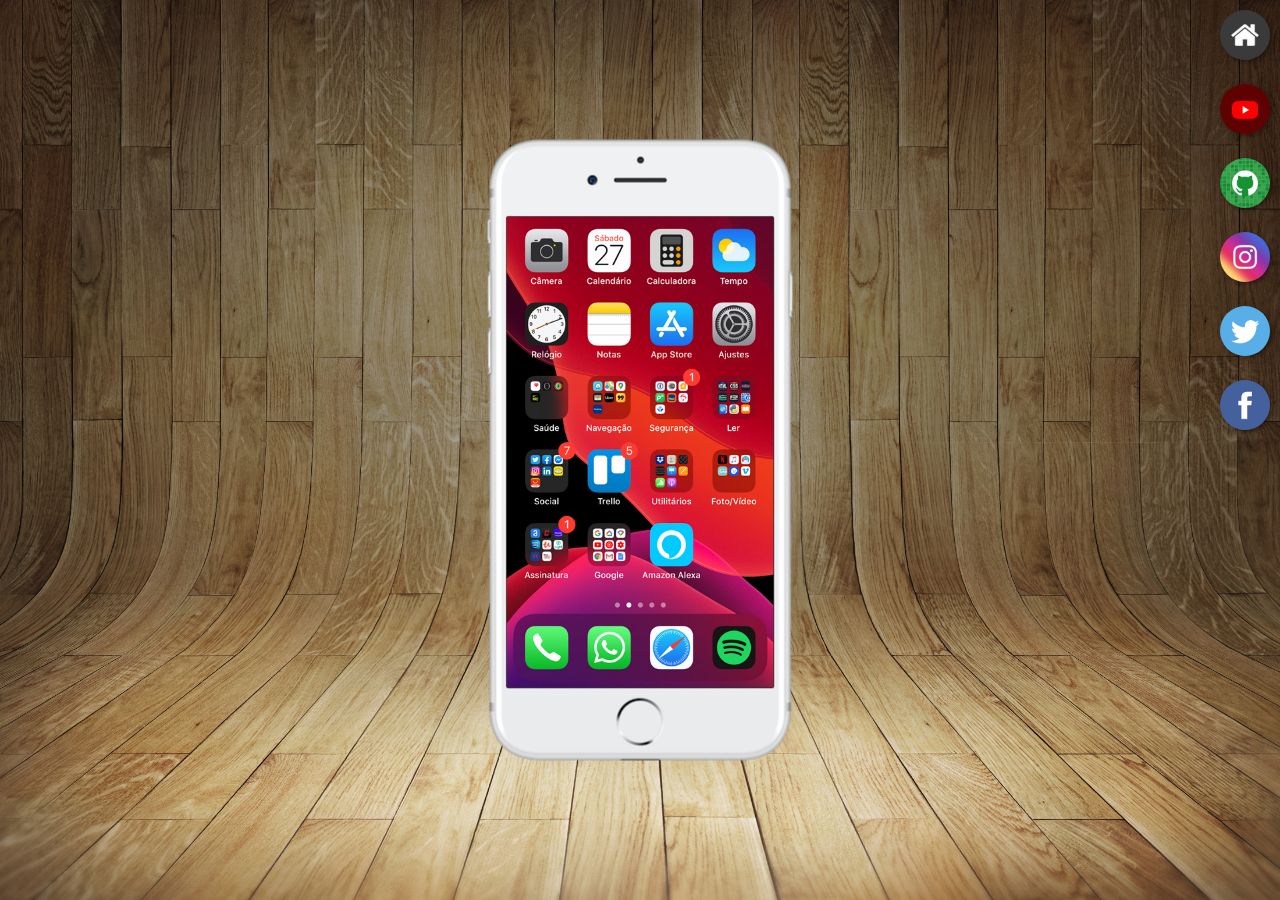
<file: index.html>
<!DOCTYPE html>
<html lang="pt-br">
<head>
    <meta charset="UTF-8">
    <meta http-equiv="X-UA-Compatible" content="IE=edge">
    <meta name="viewport" content="width=device-width, initial-scale=1.0">
    <link rel="shortcut icon" href="favicon.ico" type="image/x-icon">
    <title>Projeto Redes Sociais</title>
    <link rel="stylesheet" href="estilo/estilo.css">
</head>
<body>
    <main>
        <section id="telefone">
            <iframe src="home.html" name="tela" id="tela" frameborder="0">Seu computador não é compatível com esse recurso.</iframe>
        </section>
        <section id="redes-sociais">
            <a href="home.html" target="tela"><img src="imagens/logo-home.jpg" alt="Home"></a><br>
            <a href="youtube.html" target="tela"><img src="imagens/logo-youtube.jpg" alt="YouTube"></a><br>
            <a href="github.html" target="tela"><img src="imagens/logo-github.jpg" alt="GitHub"></a><br>
            <a href="instagram.html" target="tela"><img src="imagens/logo-instagram.jpg" alt="Instagram"></a><br>
            <a href="home.html" target="tela"><img src="imagens/logo-twitter.jpg" alt="Twitter"></a><br>
            <a href="home.html" target="tela"><img src="imagens/logo-facebook.jpg" alt="Facebook"></a>
        </section>
    </main>
</body>
</html>
</file>
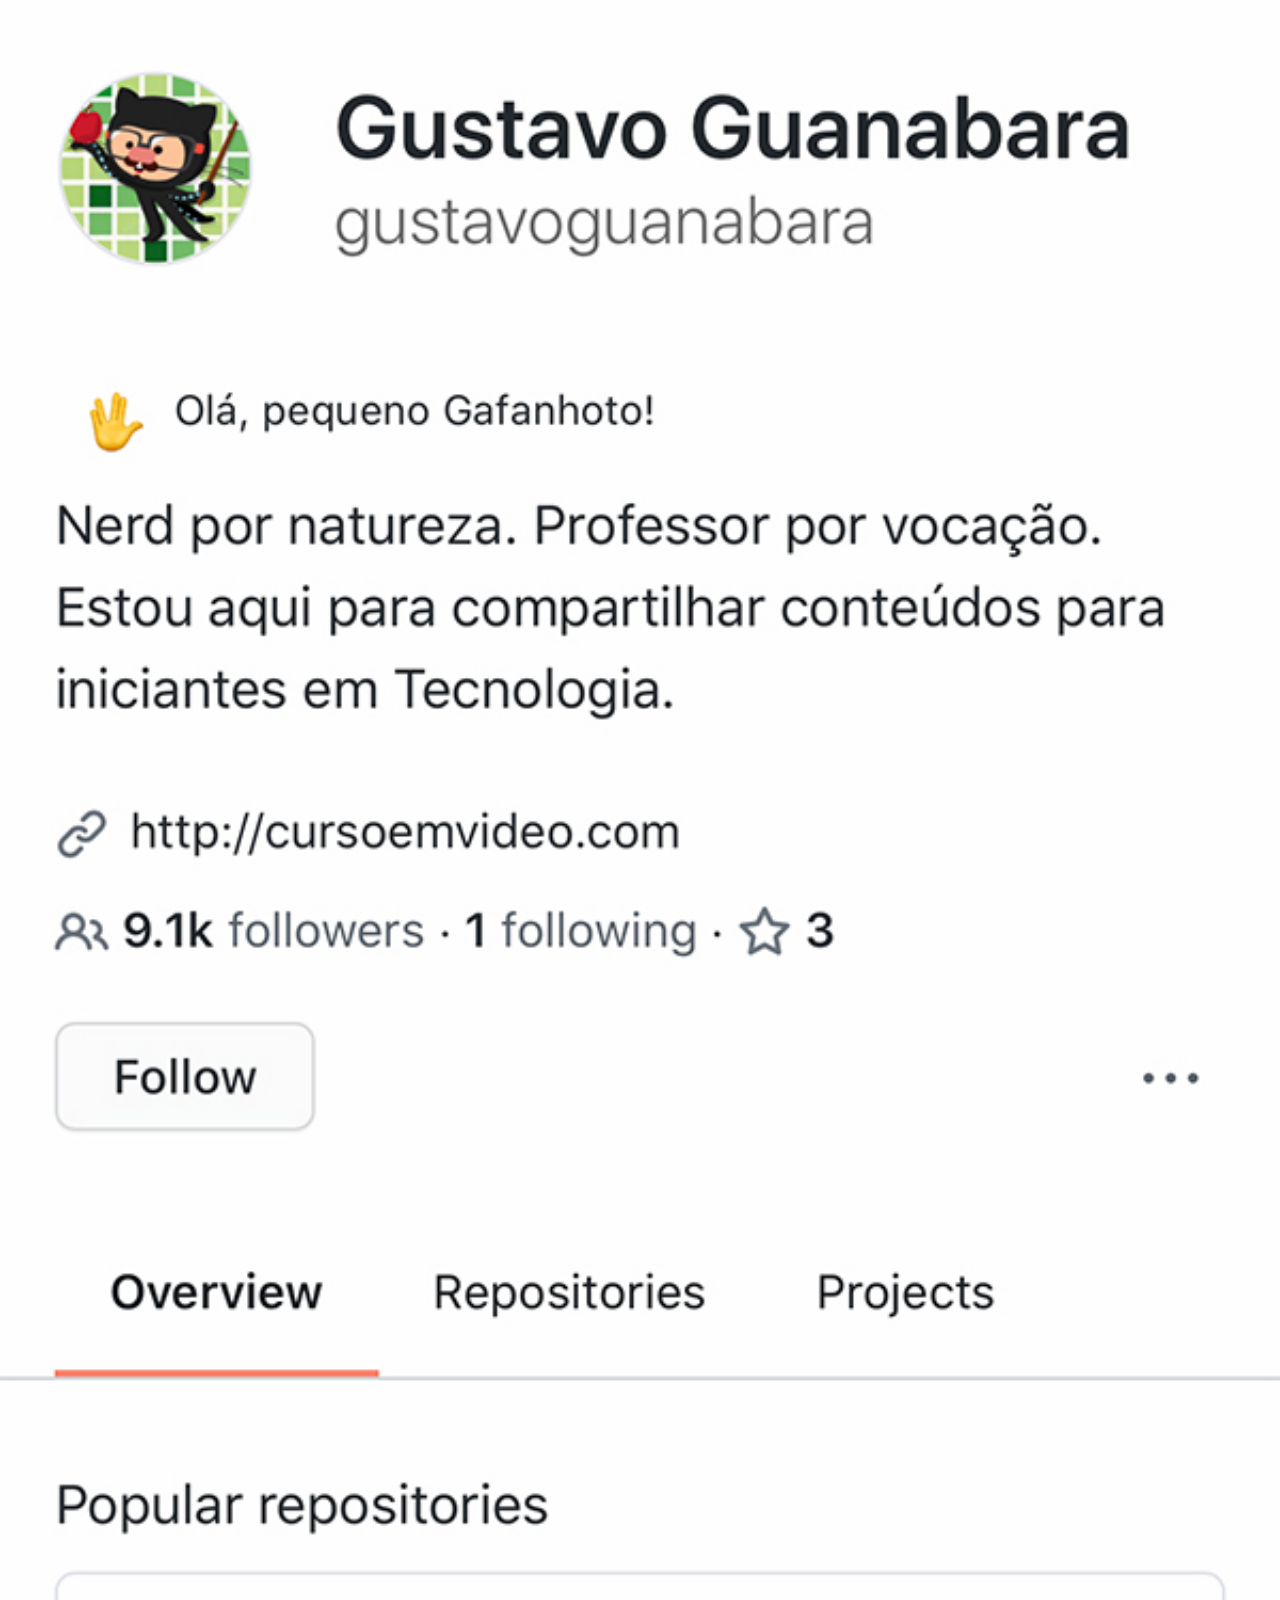
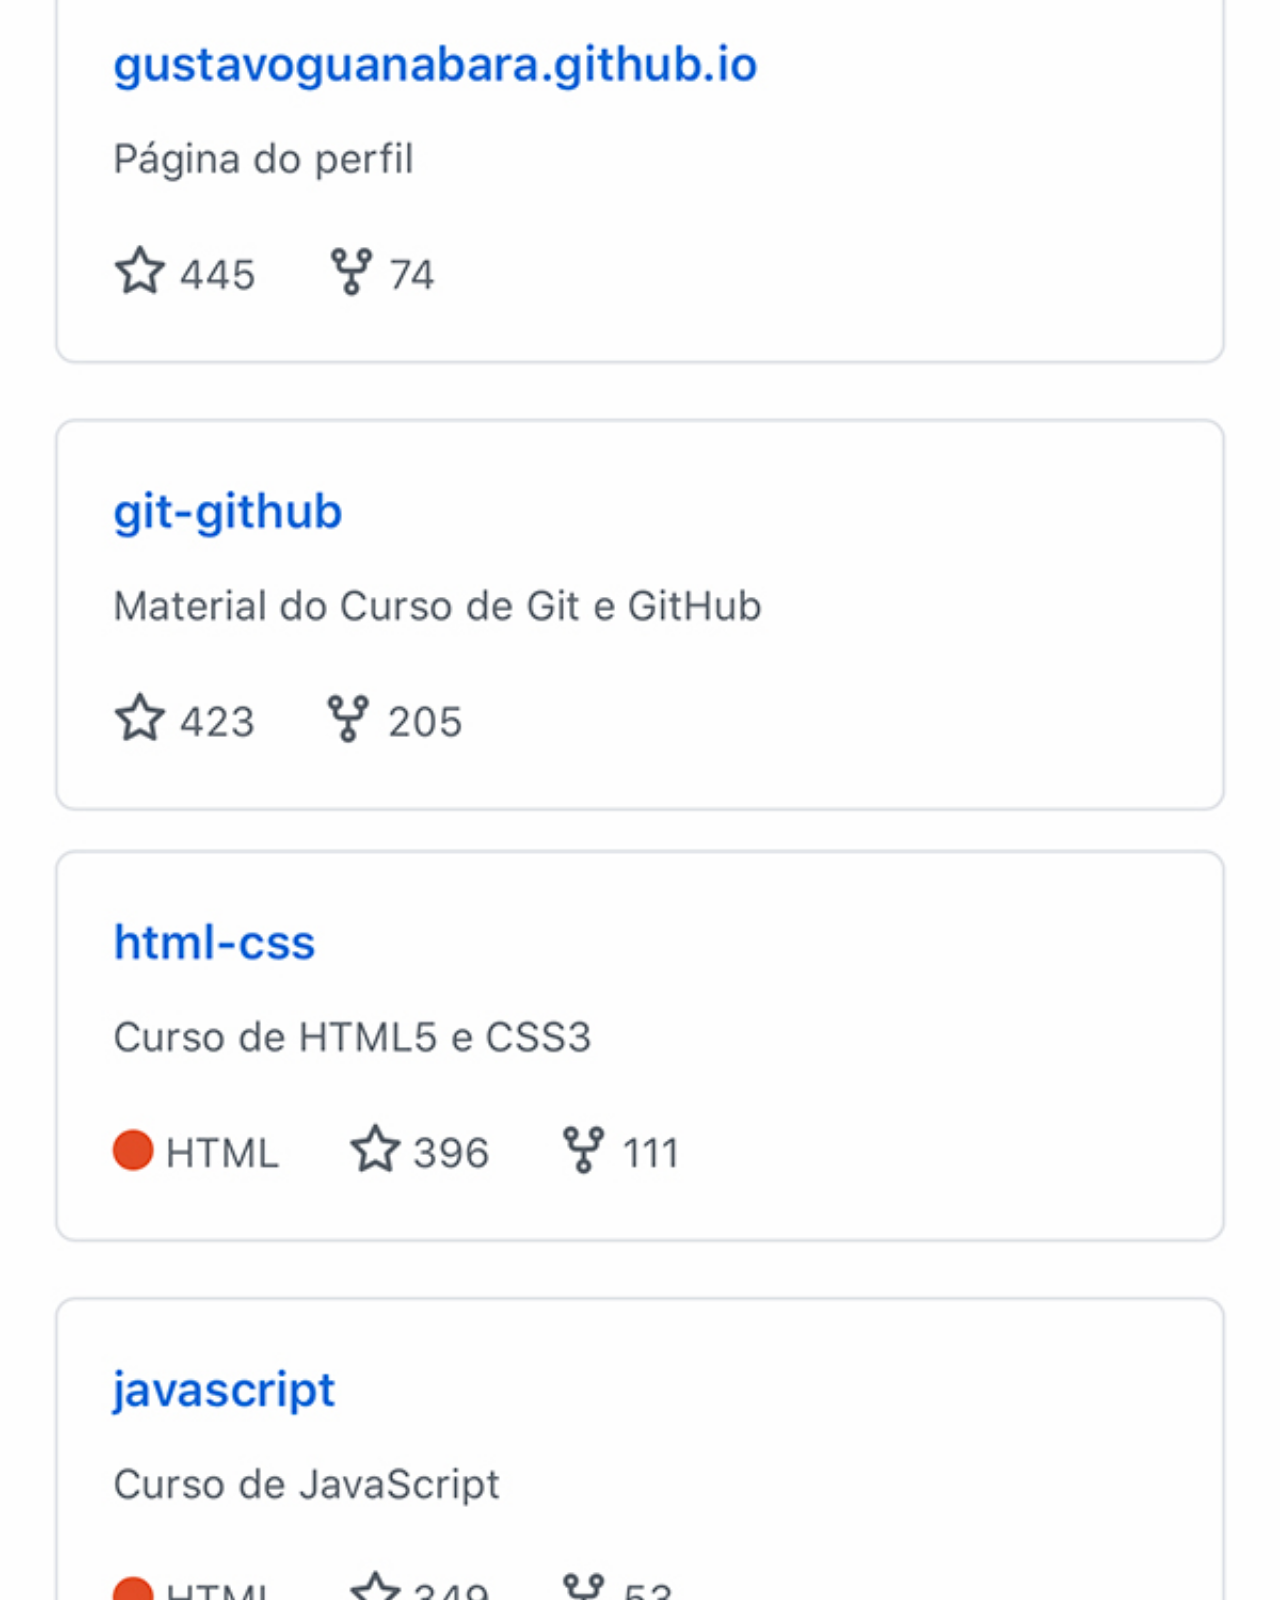
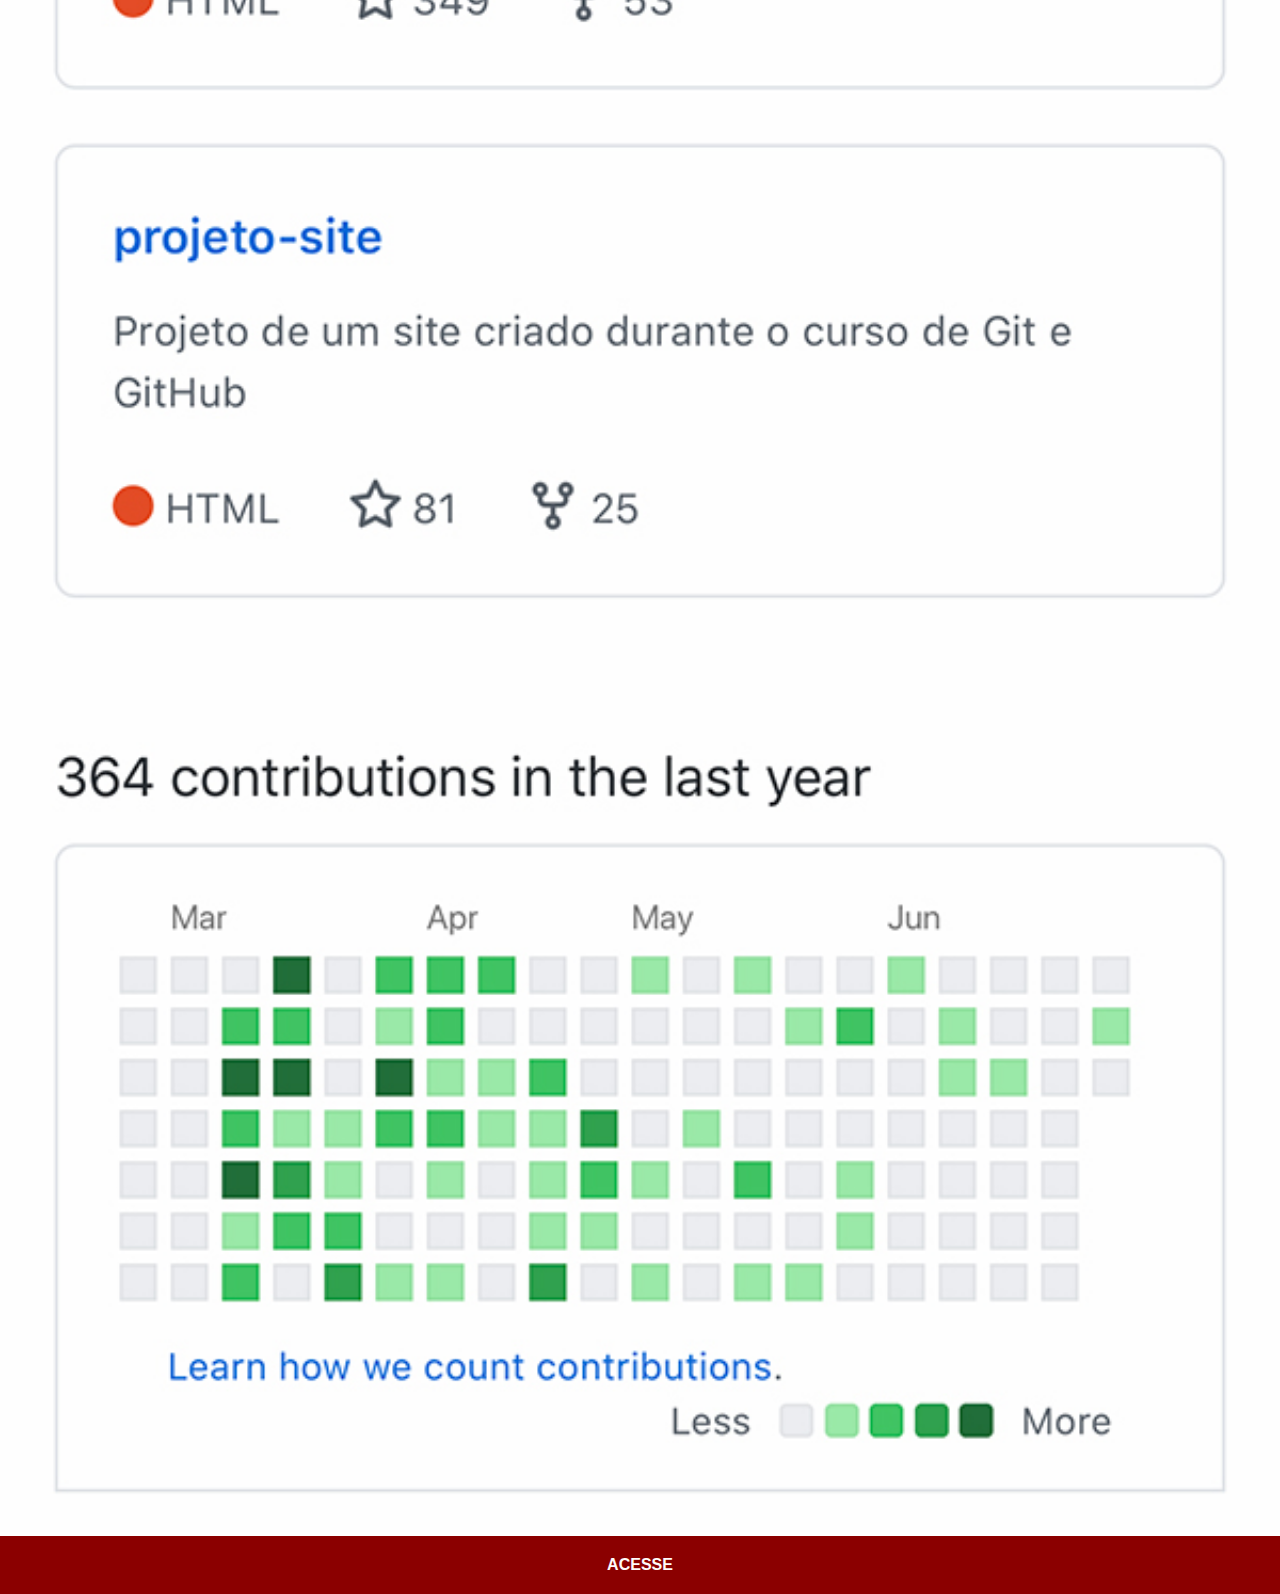
<file: github.html>
<!DOCTYPE html>
<html lang="pt-br">
<head>
    <meta charset="UTF-8">
    <meta http-equiv="X-UA-Compatible" content="IE=edge">
    <meta name="viewport" content="width=device-width, initial-scale=1.0">
    <title>GitHub</title>
    <link rel="stylesheet" href="estilo/social.css">
</head>
<body>
    <img src="imagens/tela-github.jpg" alt="GitHub"><a href="https://github.io/gustavoguanabara/" target="_blank">ACESSE</a>
</body>
</html>
</file>
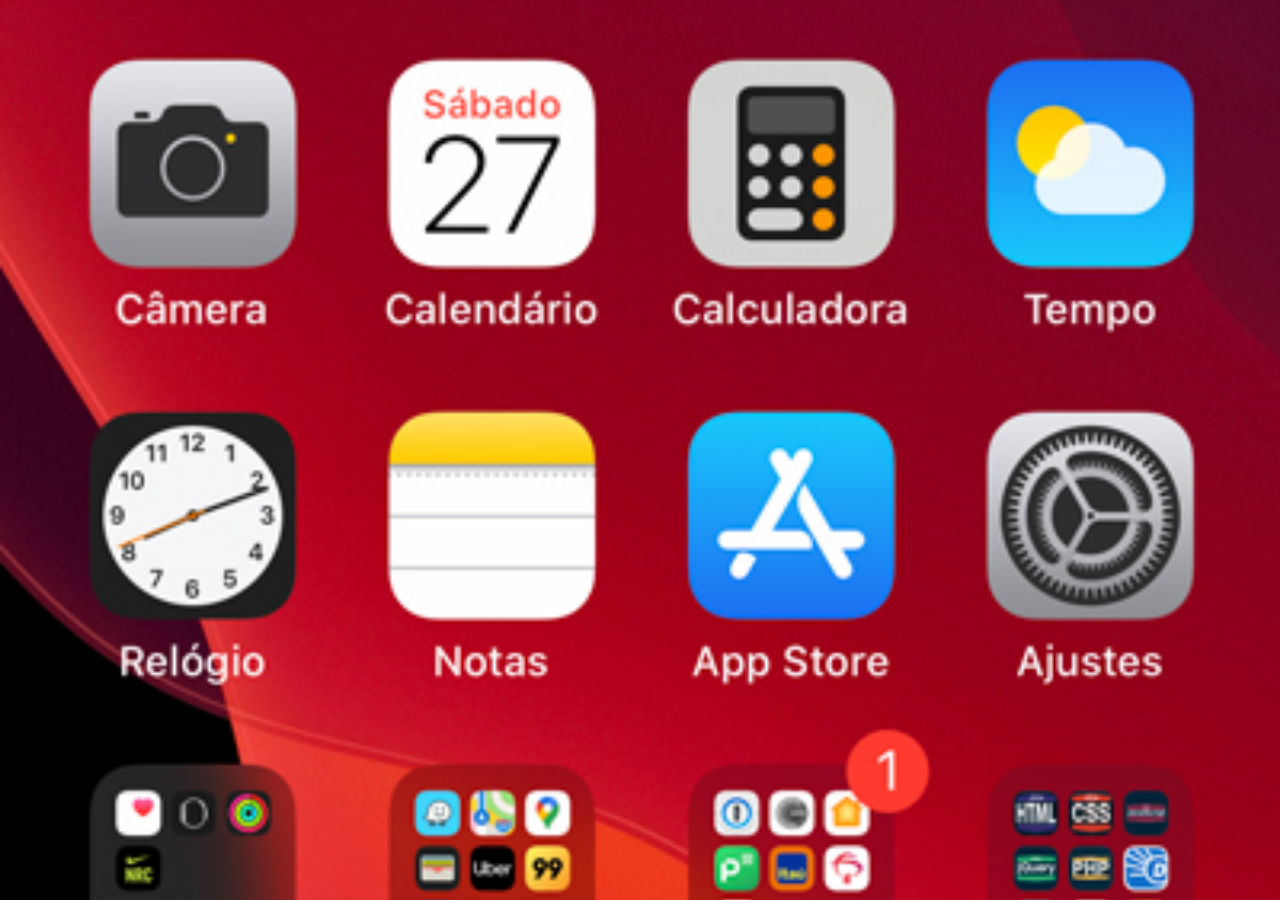
<file: home.html>
<!DOCTYPE html>
<html lang="pt-br">
<head>
    <meta charset="UTF-8">
    <meta http-equiv="X-UA-Compatible" content="IE=edge">
    <meta name="viewport" content="width=device-width, initial-scale=1.0">
    <title>Home</title>
    <style>
        * {
            margin: 0px;
            padding: 0px;
        }

        body {
            width: 100vw;
            height: 100vh;
            background: black url('imagens/tela-home.jpg') no-repeat top center;
            background-size: cover;
        }
    </style>
</head>
<body>
    
</body>
</html>
</file>
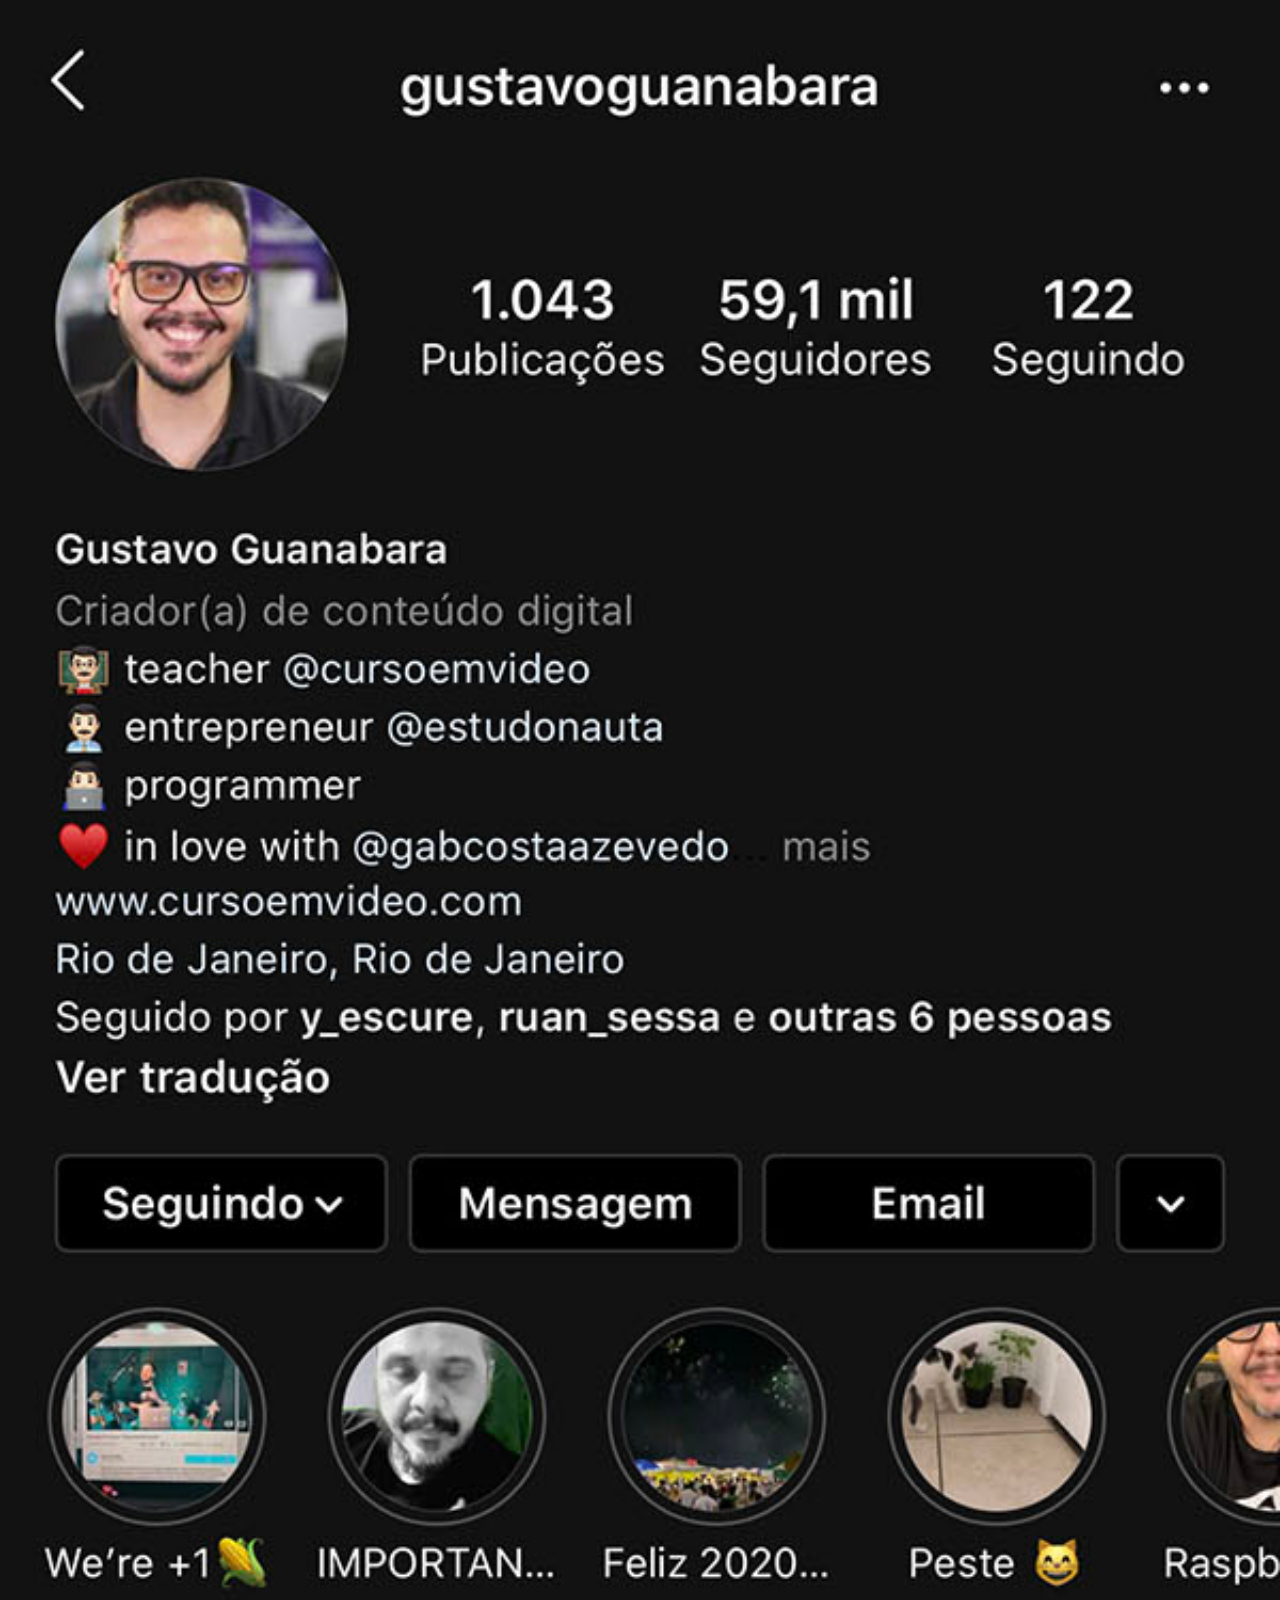
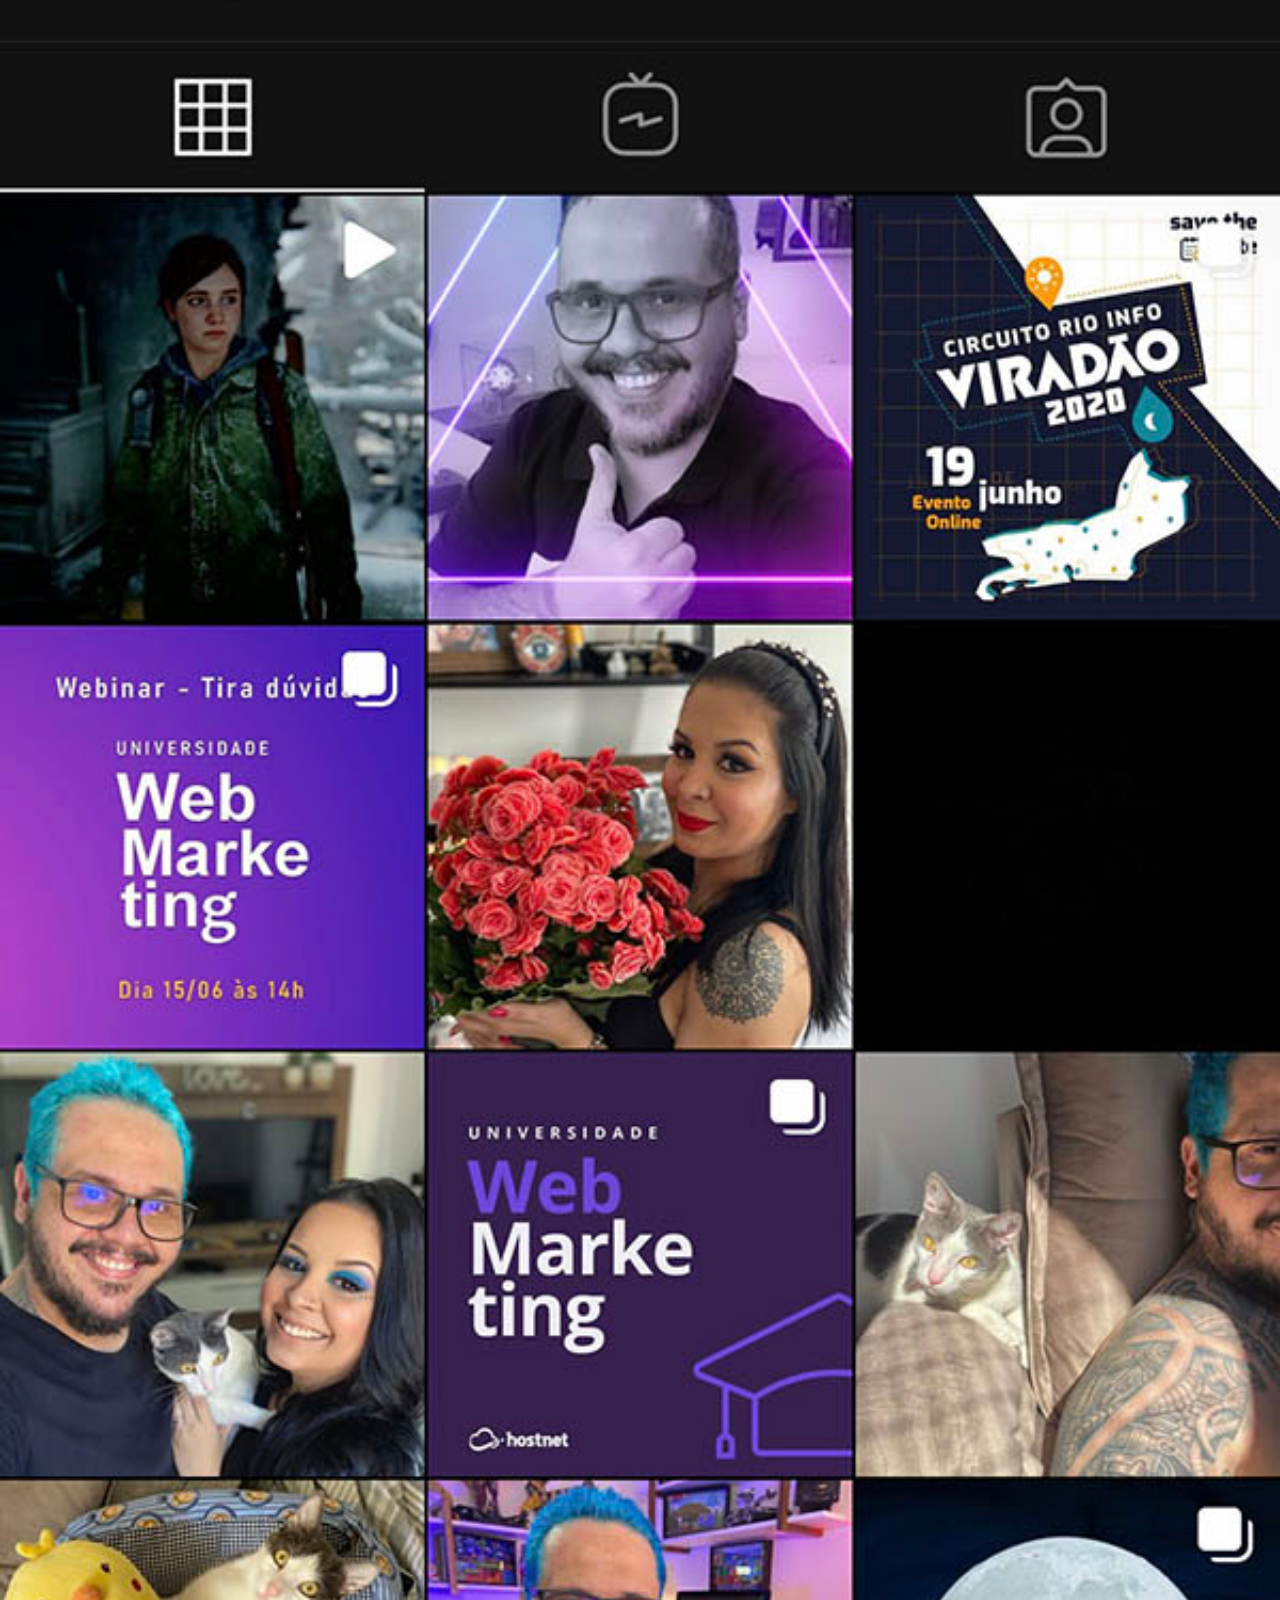
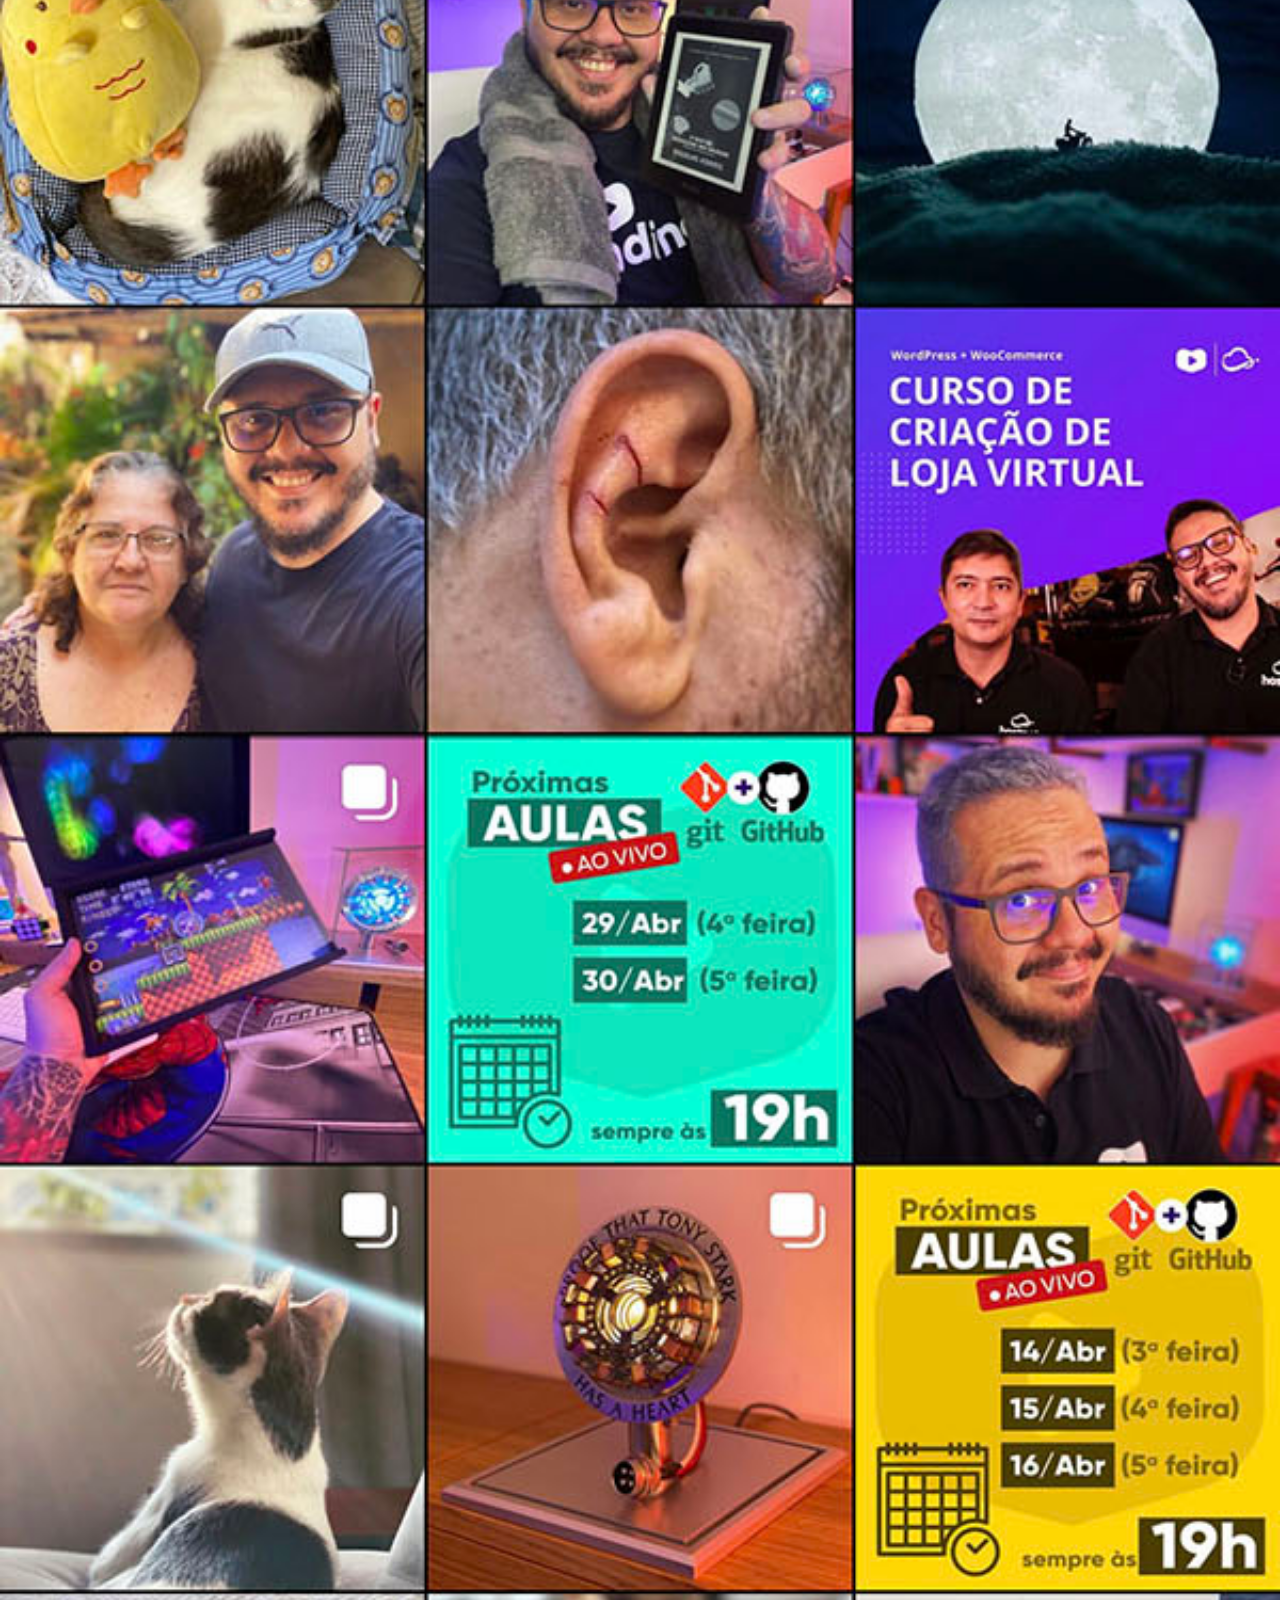
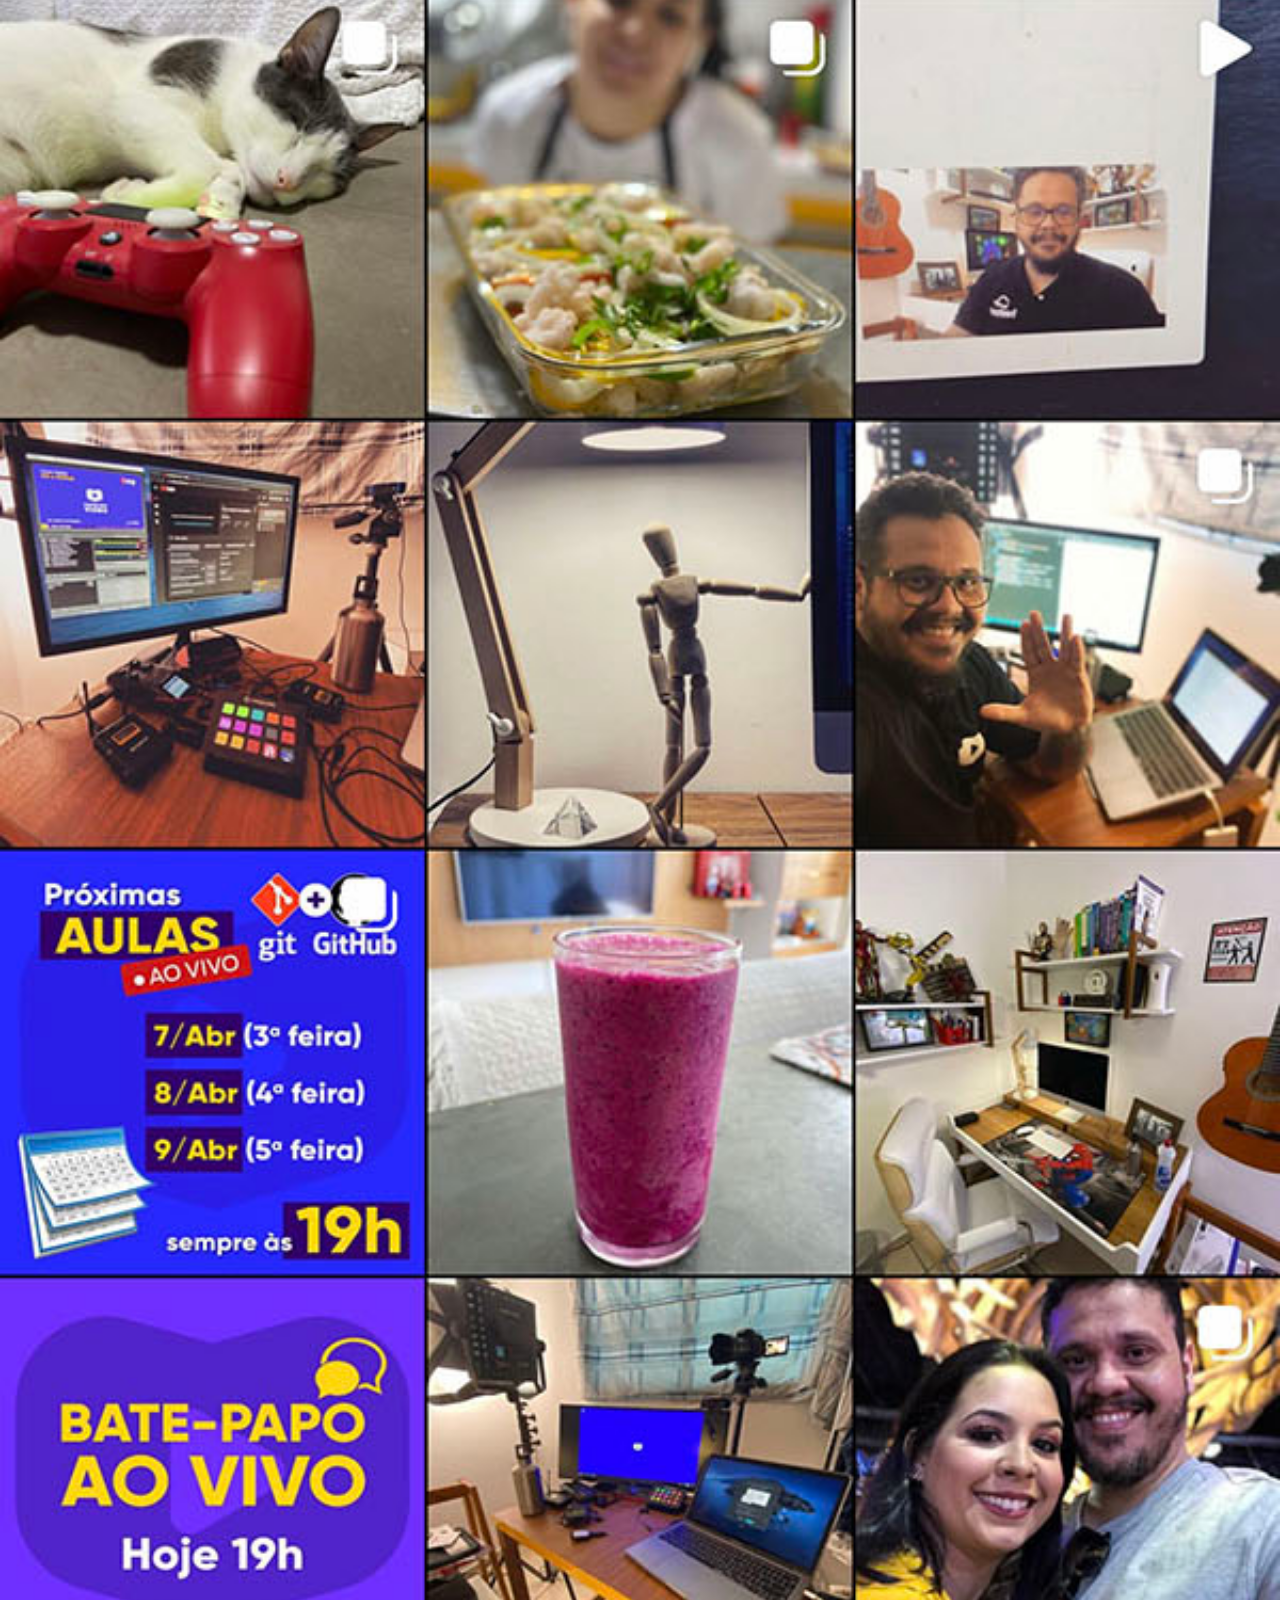
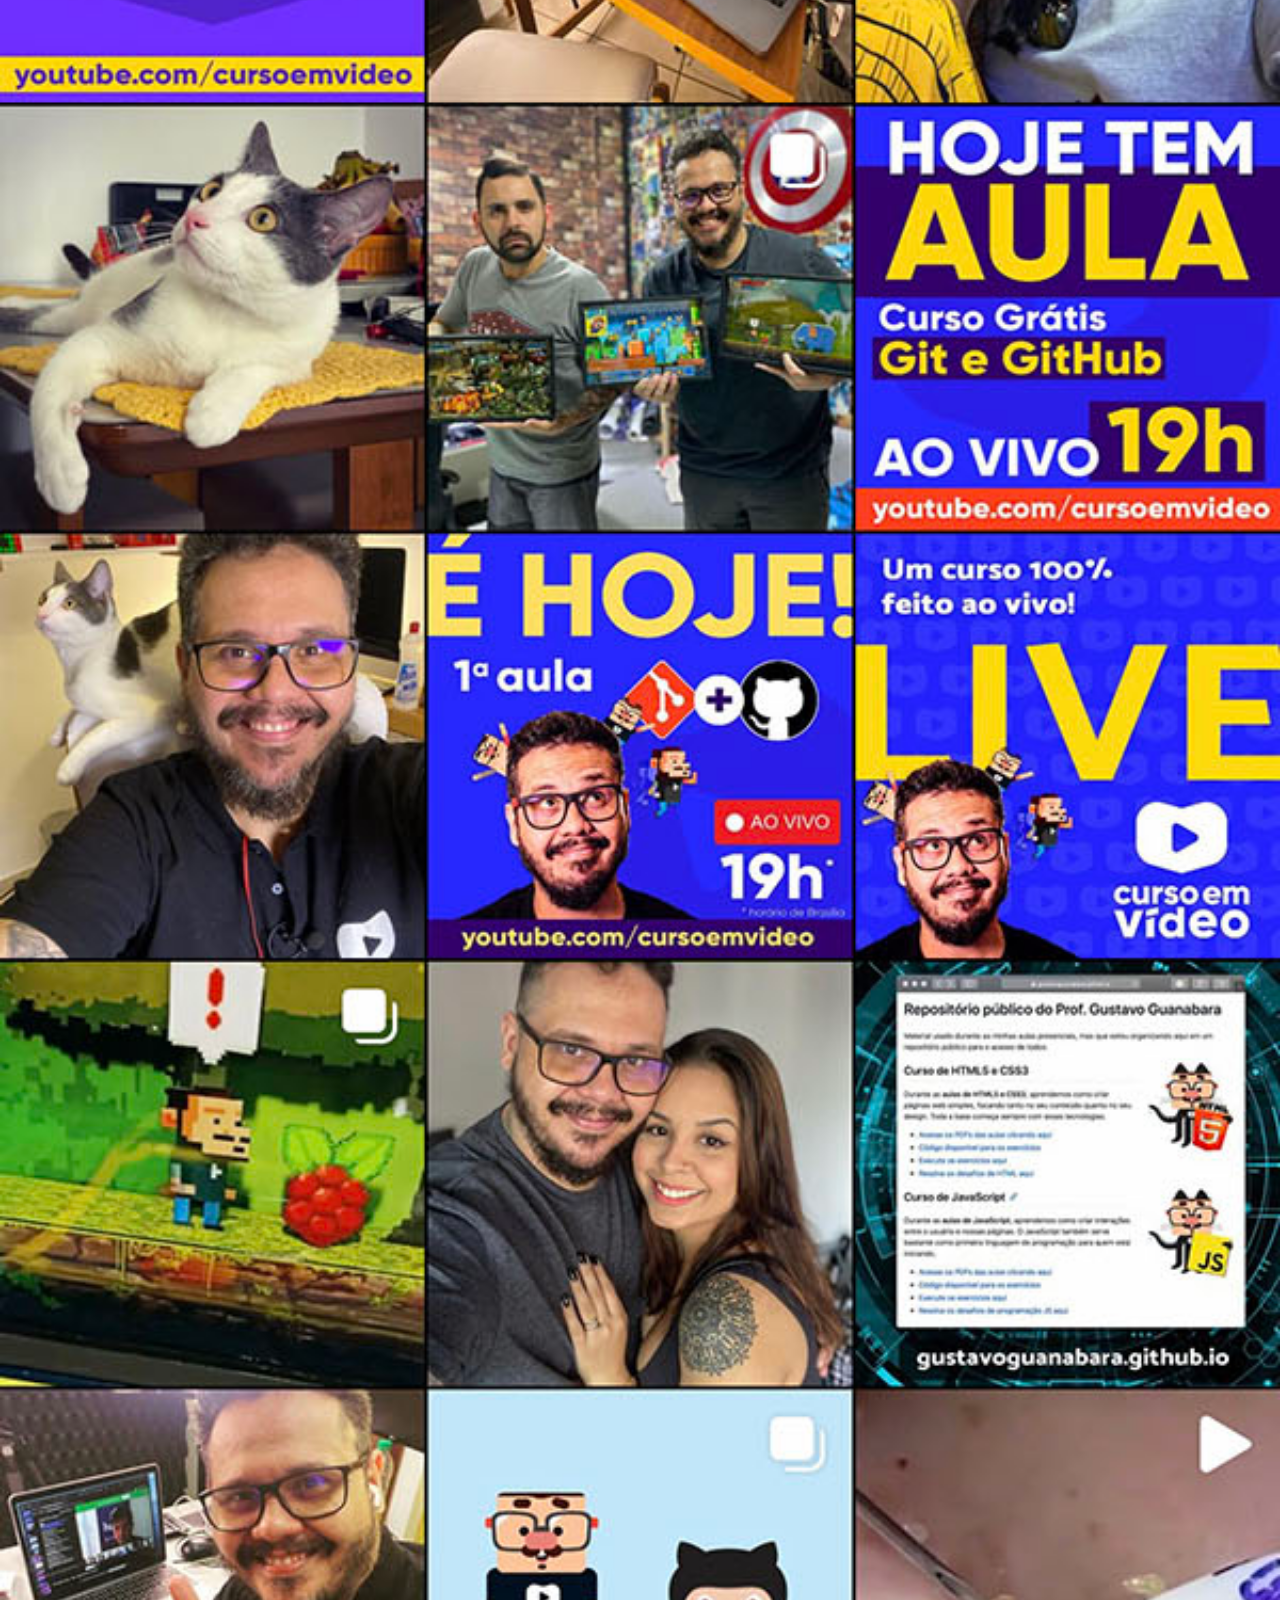
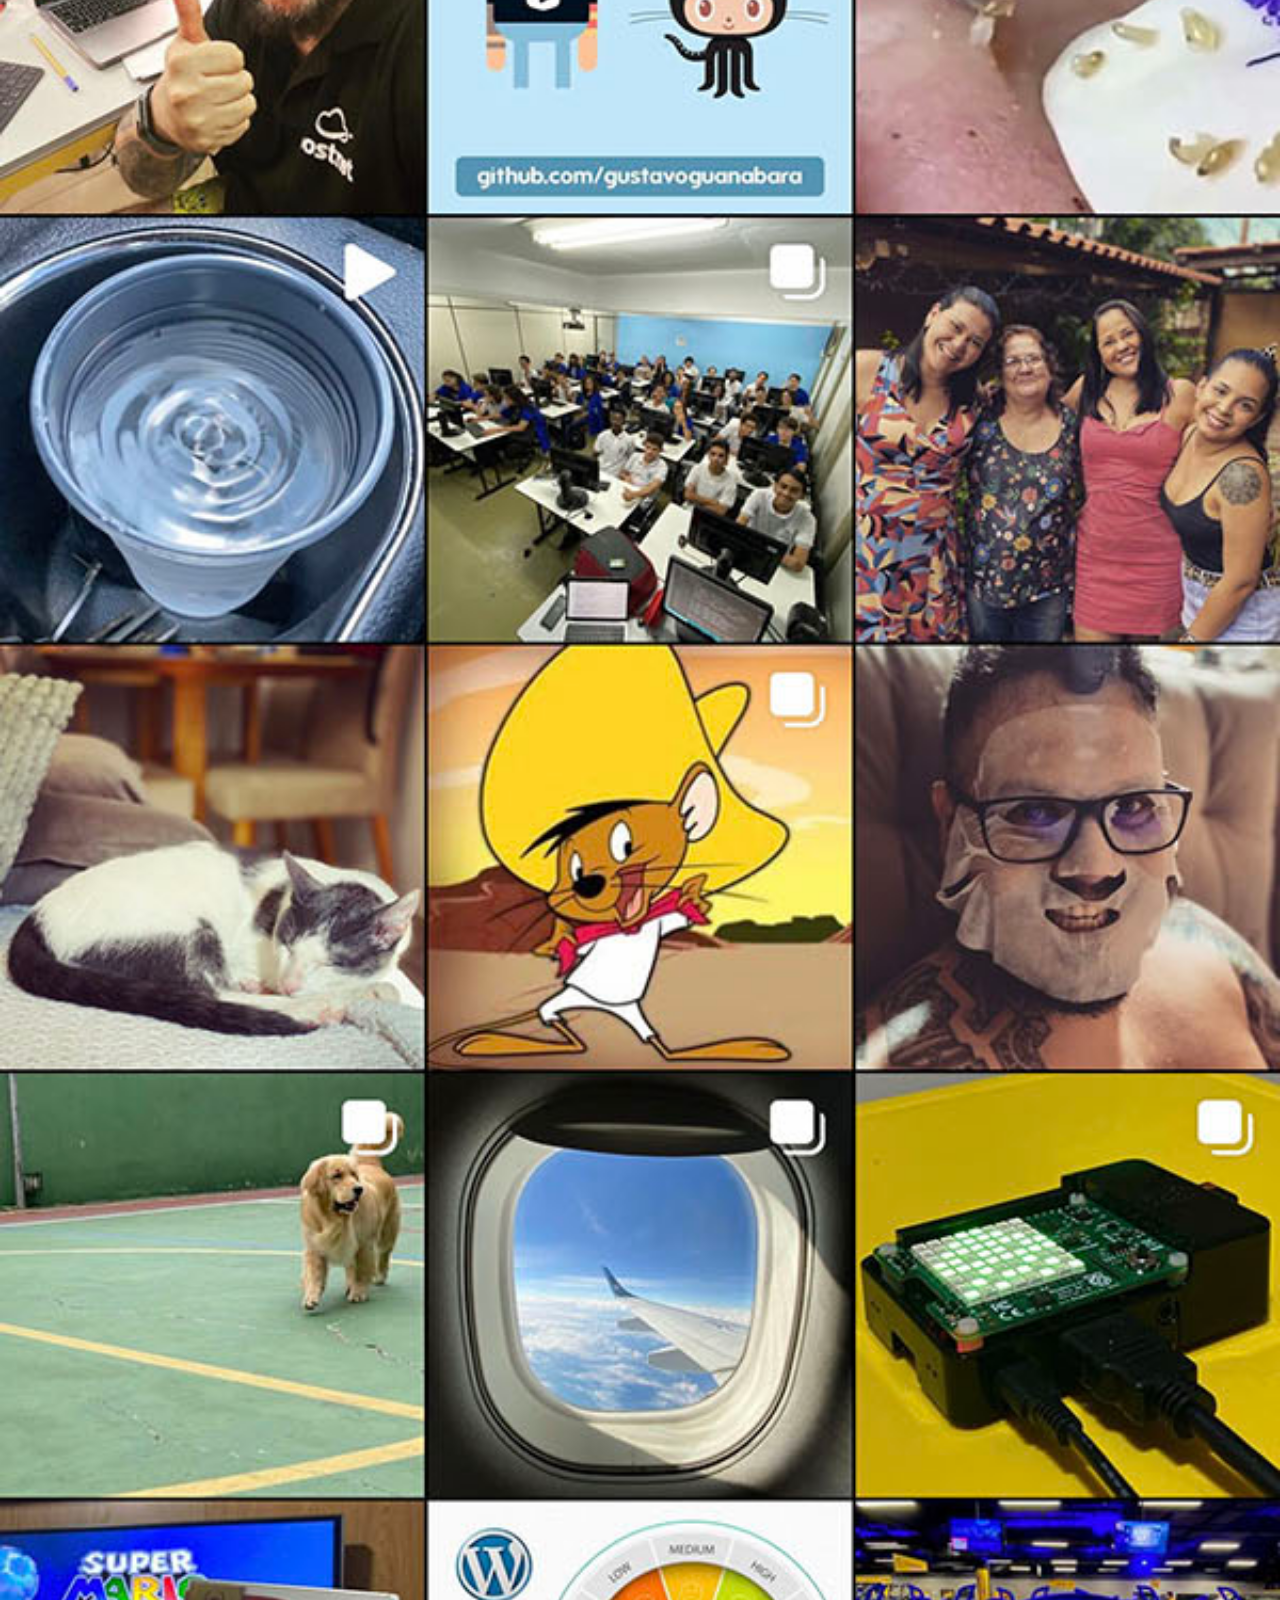
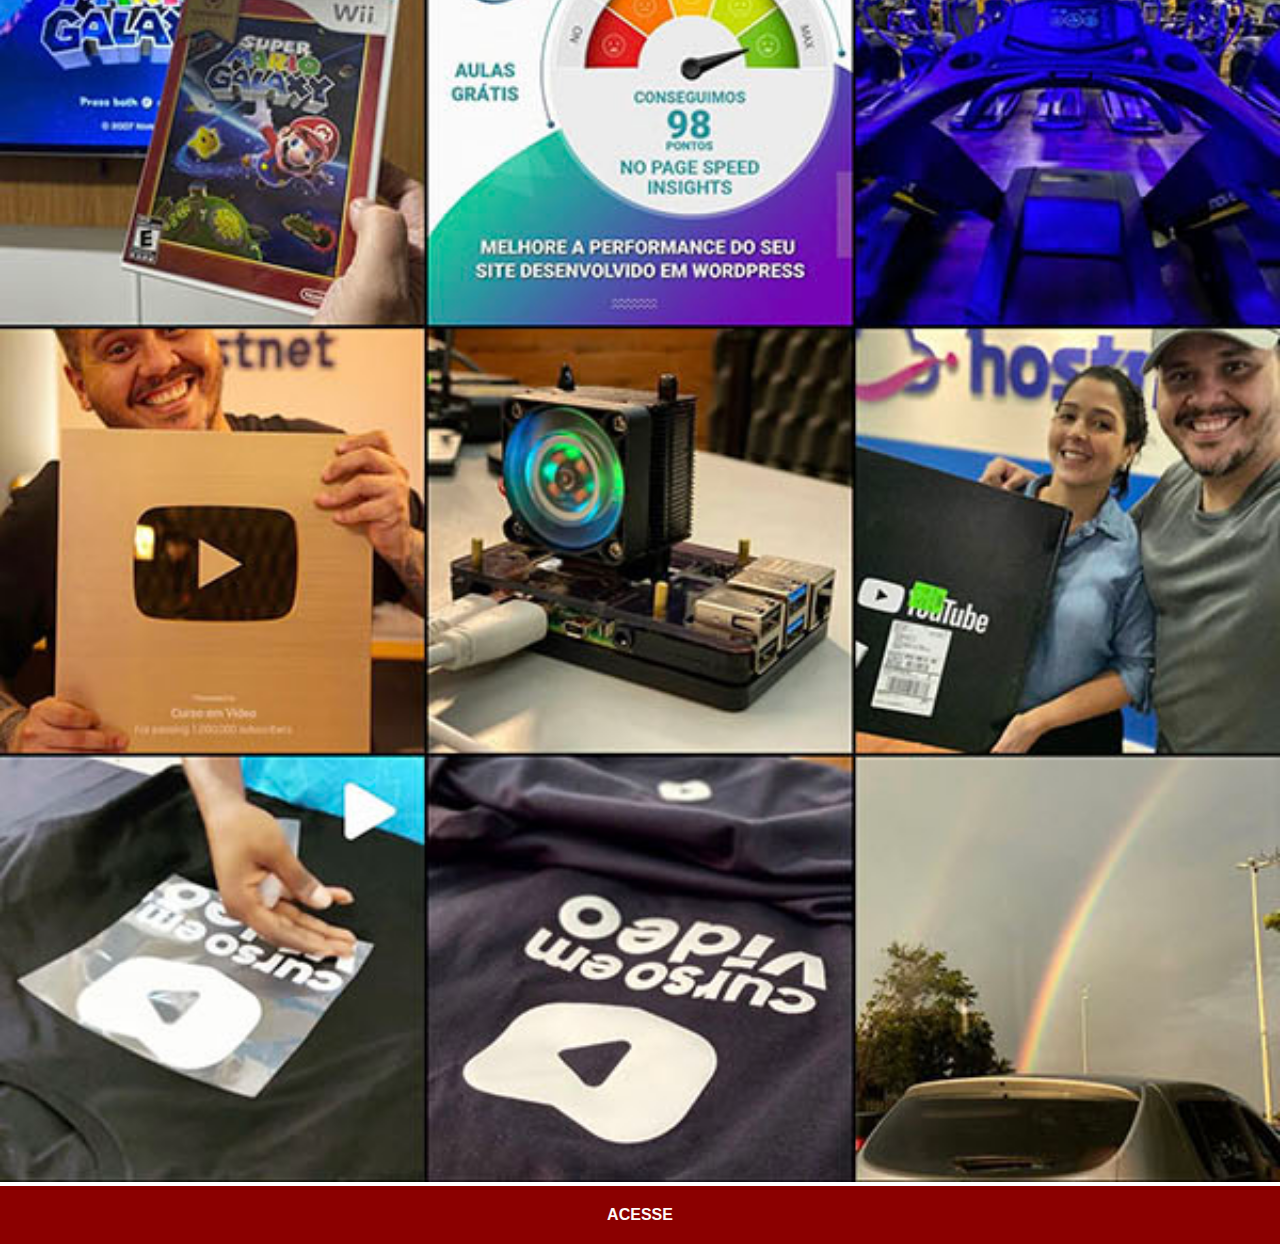
<file: instagram.html>
<!DOCTYPE html>
<html lang="pt-br">
<head>
    <meta charset="UTF-8">
    <meta http-equiv="X-UA-Compatible" content="IE=edge">
    <meta name="viewport" content="width=device-width, initial-scale=1.0">
    <title>Instagram</title>
    <link rel="stylesheet" href="estilo/social.css">
</head>
<body>
    <img src="imagens/tela-instagram.jpg" alt="Instagram"><a href="https://www.instagram.com/gustavoguanabara/">ACESSE</a>
</body>
</html>
</file>
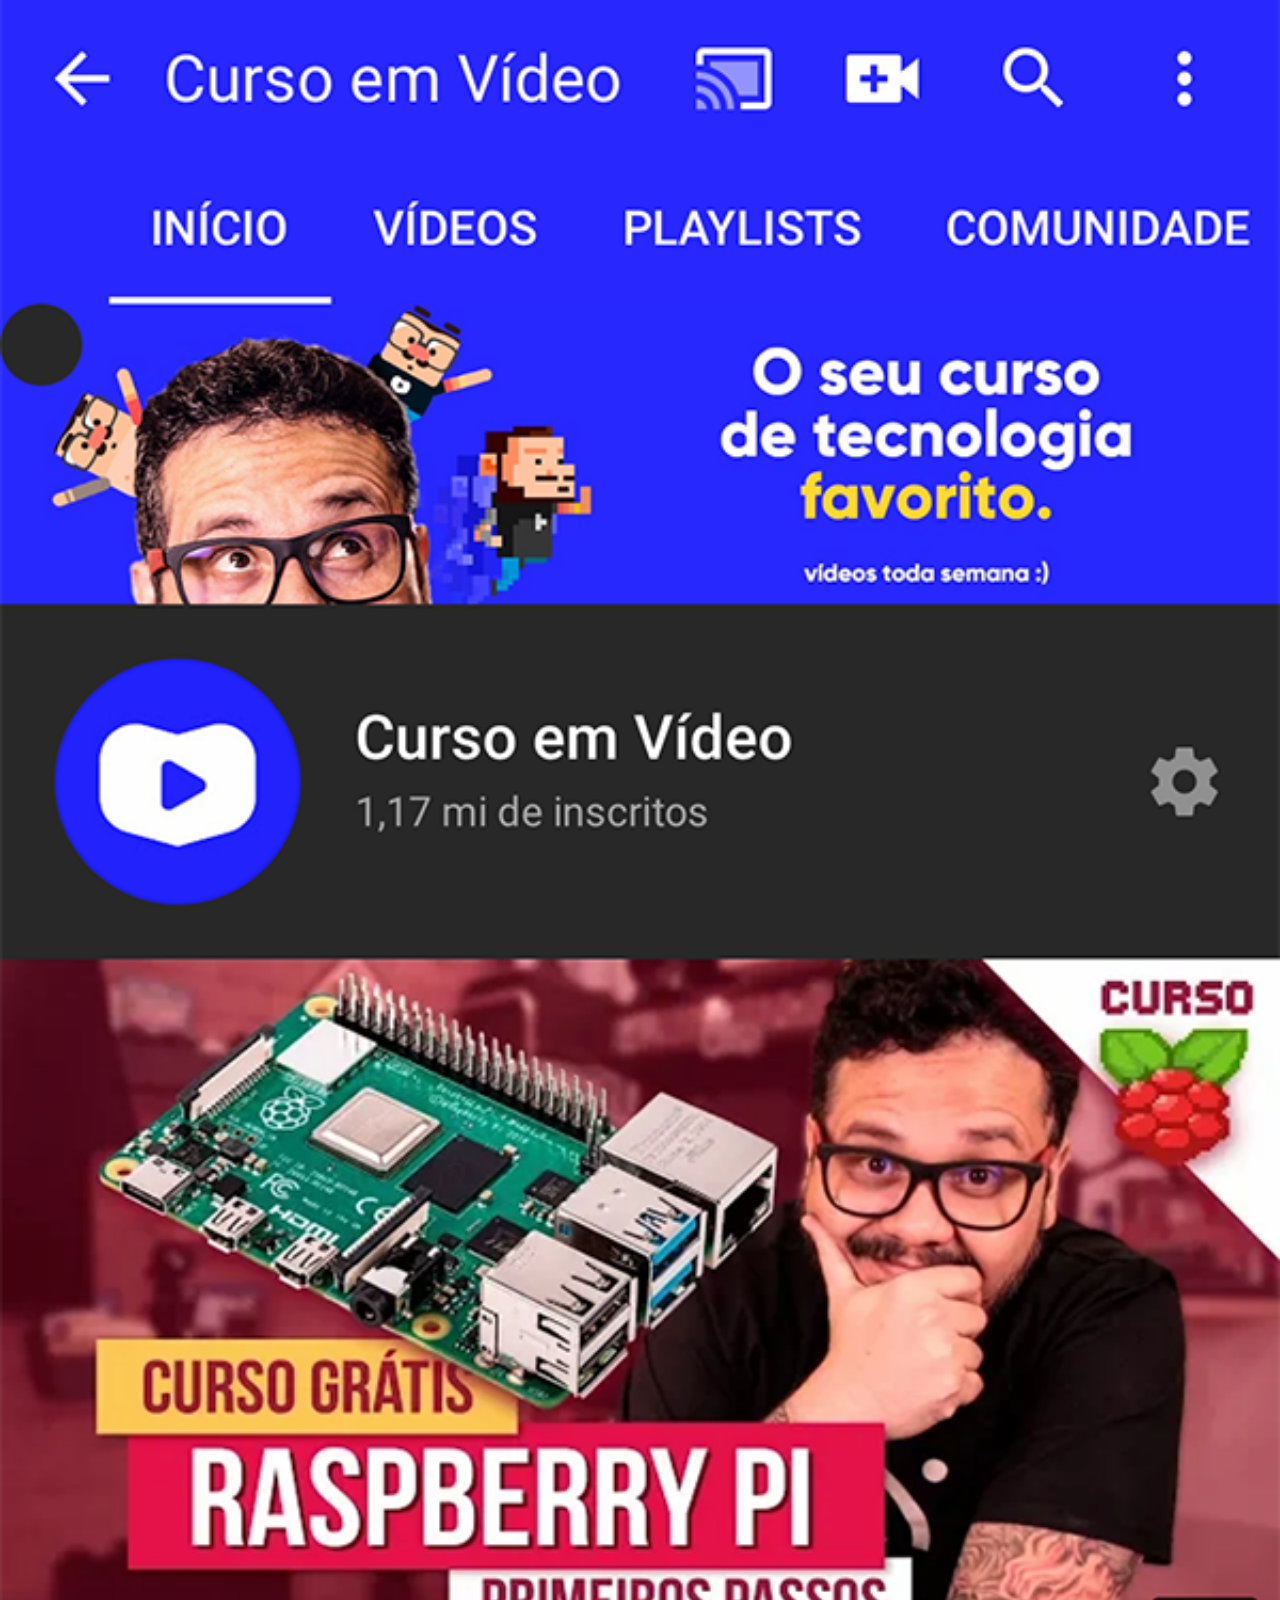
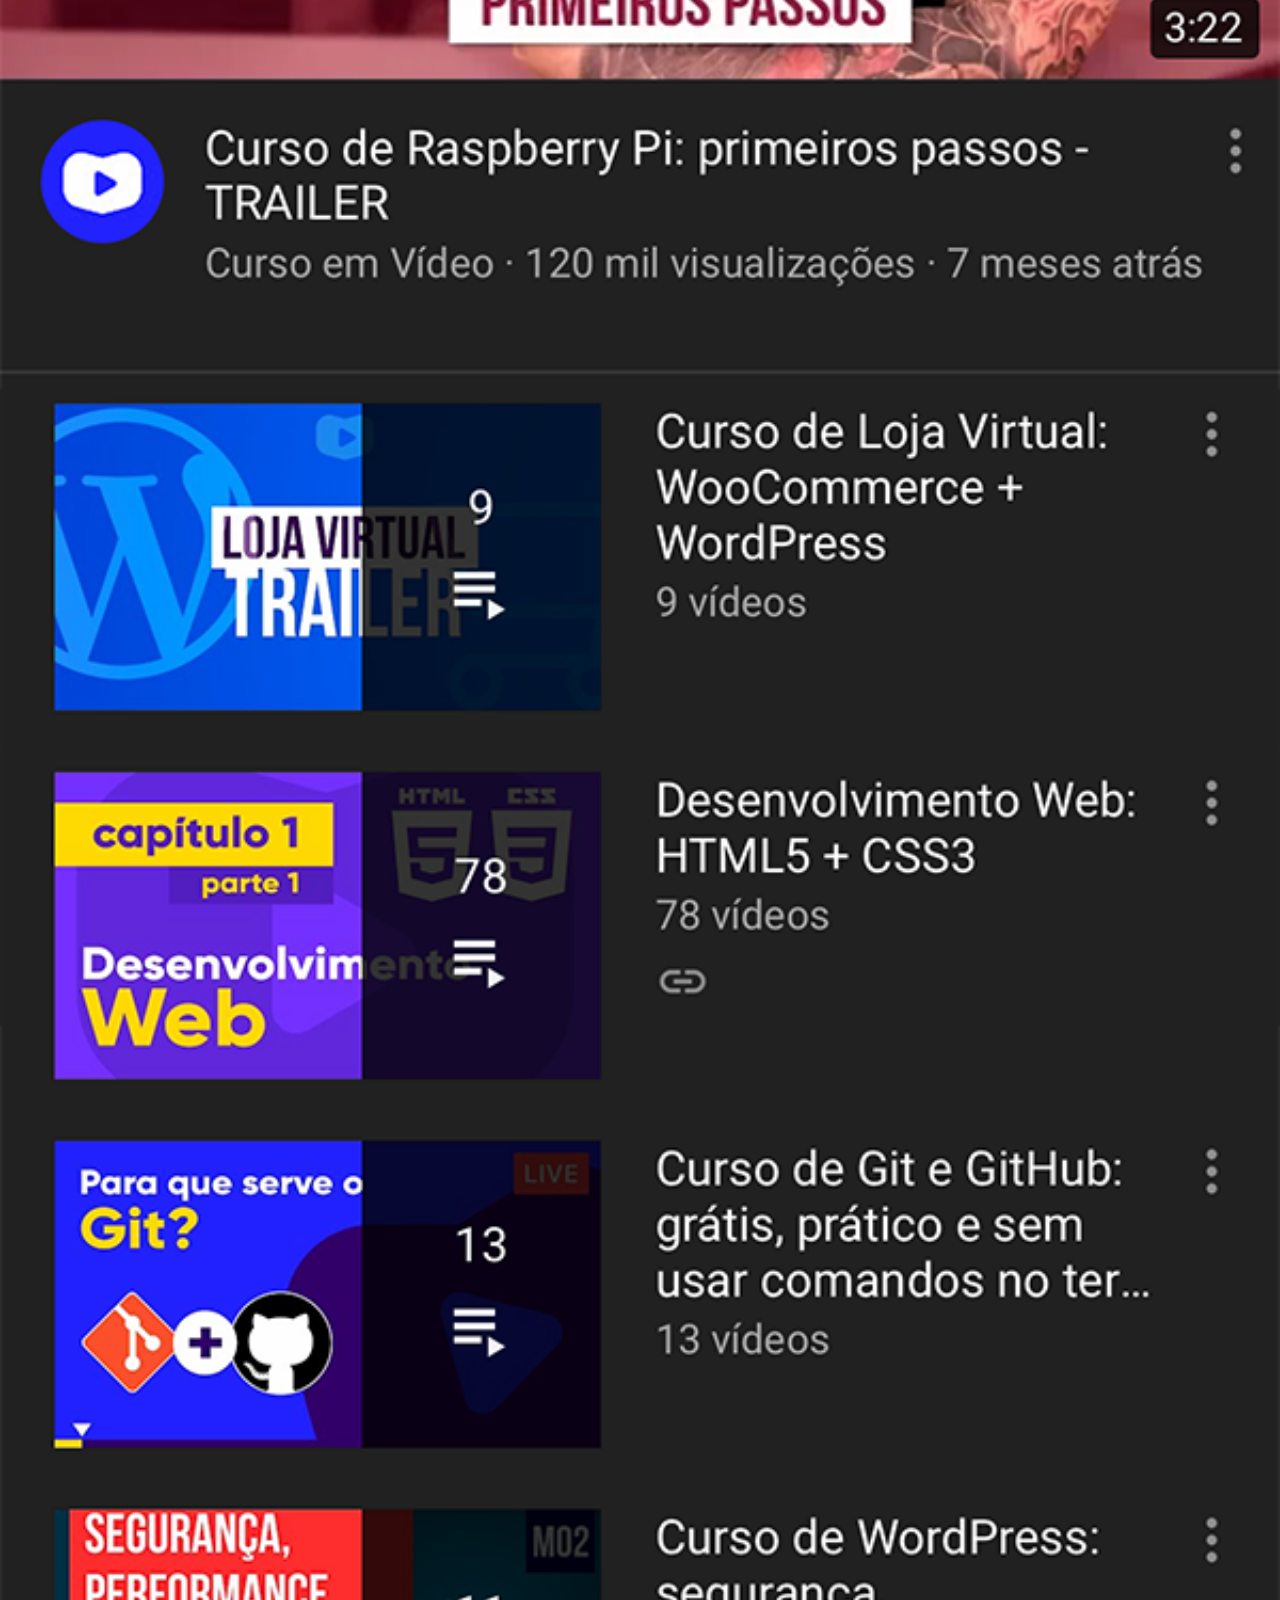
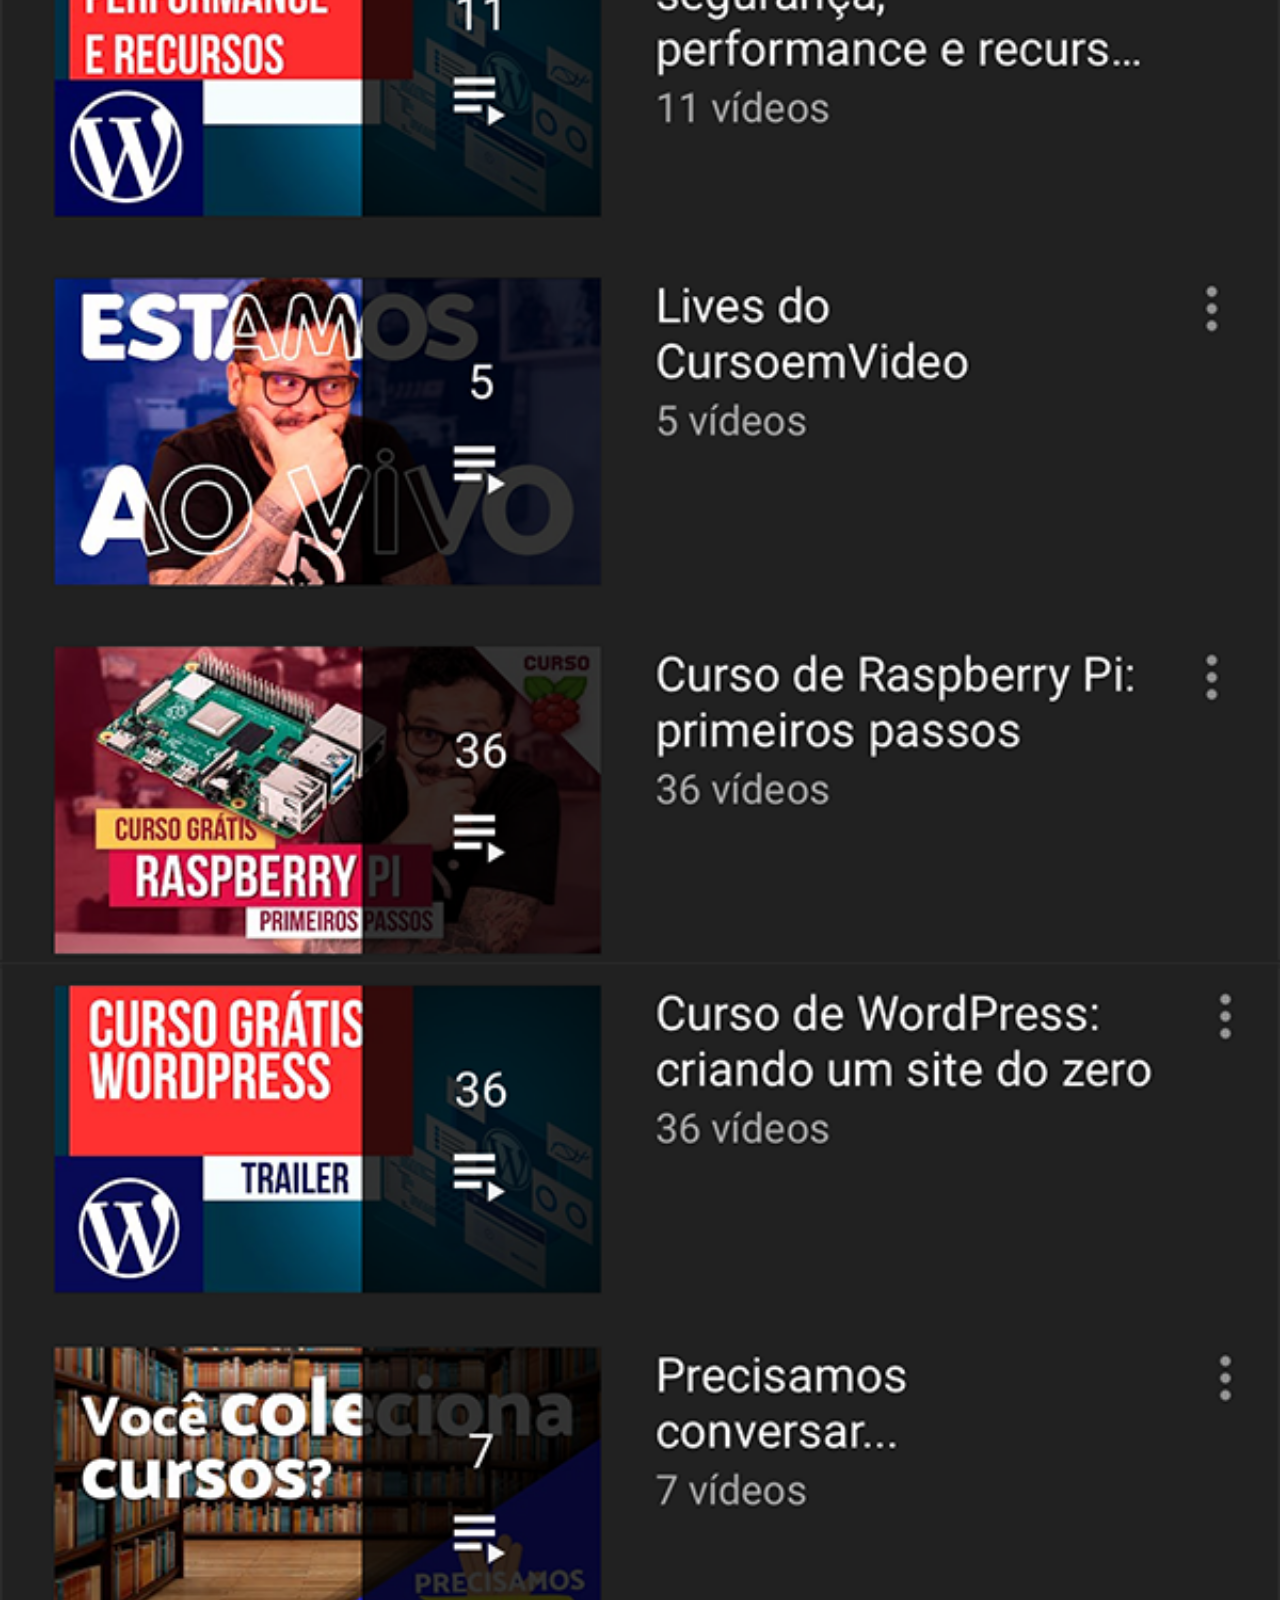
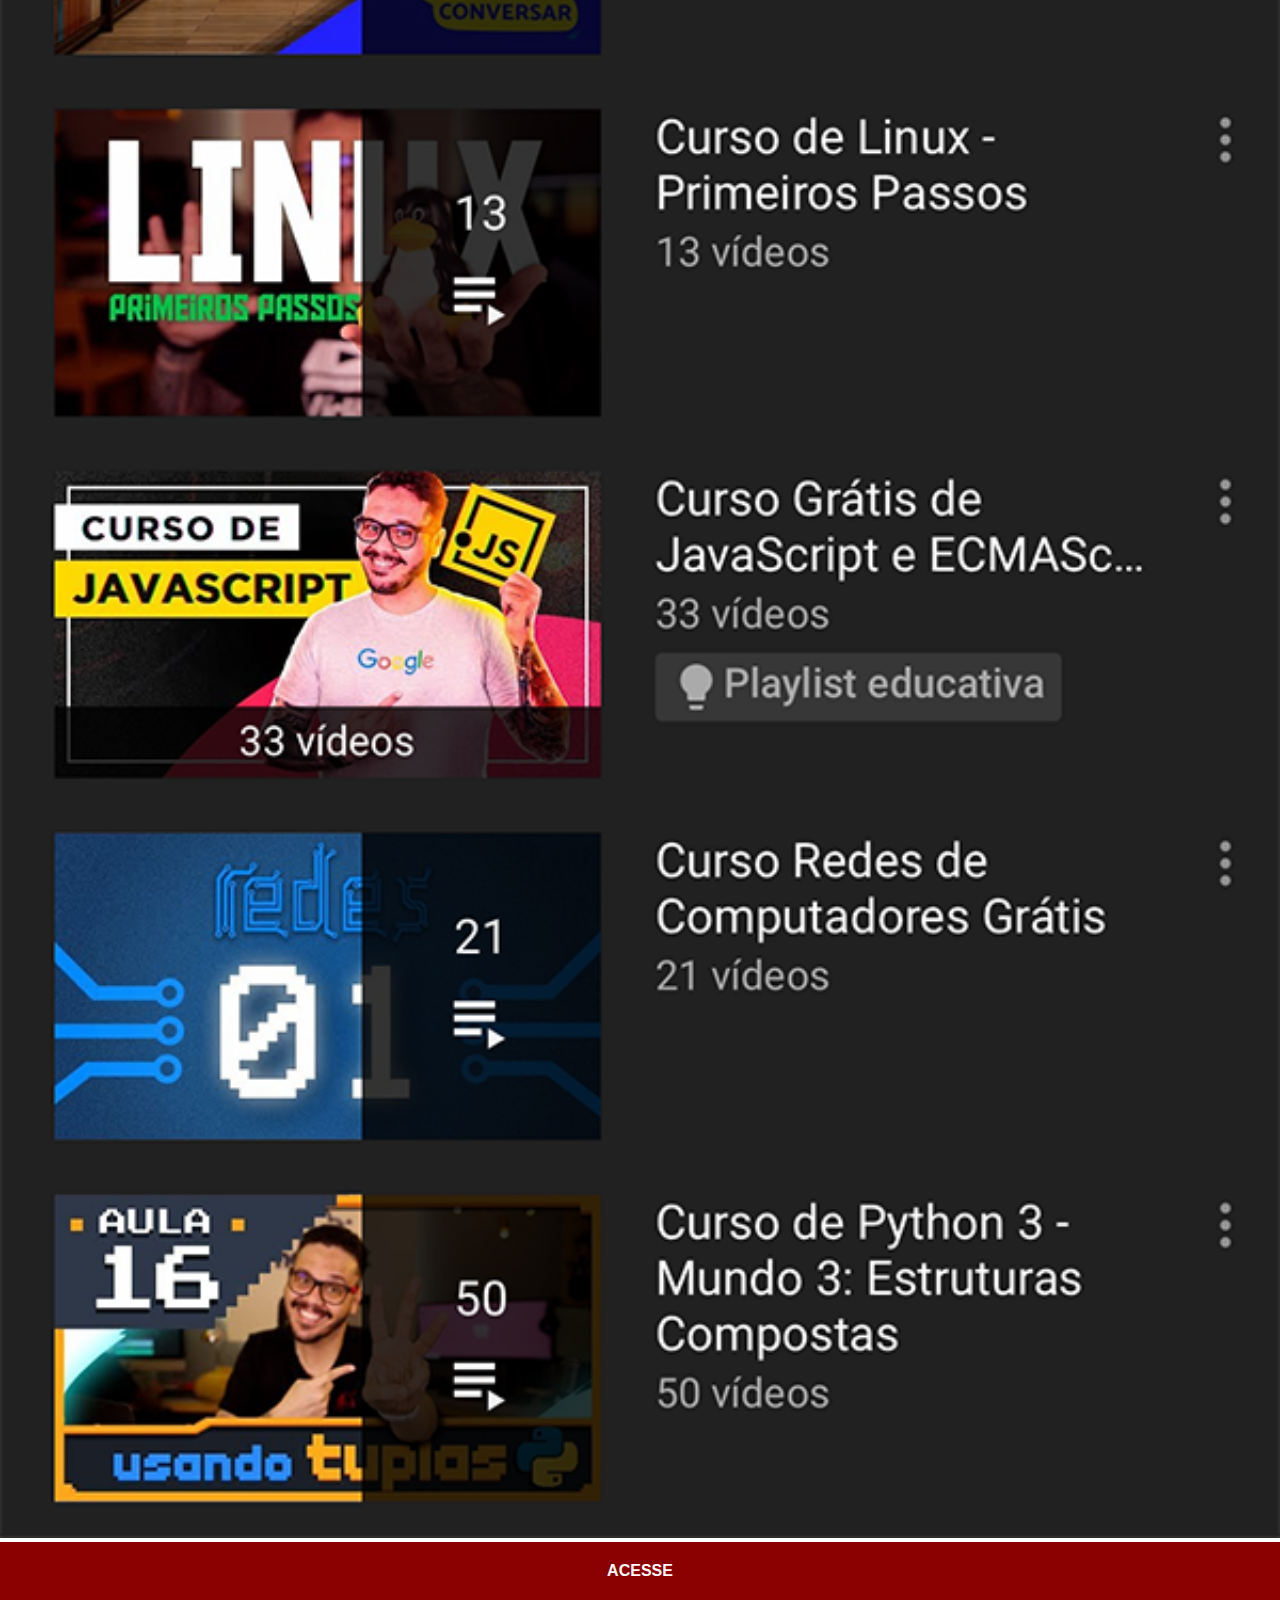
<file: youtube.html>
<!DOCTYPE html>
<html lang="pt-br">
<head>
    <meta charset="UTF-8">
    <meta http-equiv="X-UA-Compatible" content="IE=edge">
    <meta name="viewport" content="width=device-width, initial-scale=1.0">
    <title>YouTube</title>
    <link rel="stylesheet" href="estilo/social.css">
</head>
<body>
    <img src="imagens/tela-youtube.png" alt="YouTube"><a href="https://www.youtube.com/user/cursoemvideo/playlists" target="_blank">ACESSE</a>
</body>
</html>
</file>
<file: estilo/estilo.css>
@charset "UTF-8";

* {
    margin: 0px;
    padding: 0px;
    font-family: Arial, Helvetica, sans-serif;
}

html, body {
    height: 100vh;
    width: 100vw;
    background-color: black;
}

body {
    background: url('../imagens/fundo-madeira.jpg') no-repeat top center;
    background-size: cover;
    background-attachment: fixed;
}

main {
    position: relative;

    height: 100vh;
}

section#telefone {
    position: absolute;
    top: 50%;
    left: 50%;
    transform: translate(-50%, -50%);

    height: 627px;
    width: 311px;
    background: url('../imagens/frame-iphone.png') no-repeat;
}

iframe#tela {
    position: relative;
    top: 80px;
    left: 22px;
    width: 266.7px;
    height: 471px;
}

section#redes-sociais {
    text-align: right;
}

section#redes-sociais img {
    width: 50px;
    margin: 10px;
    border-radius: 50%;
    box-shadow: 2px 2px 5px rgba(0, 0, 0, 0.400);
    box-sizing: border-box;
}

section#redes-sociais img:hover {
    border: 2px solid rgba(255, 255, 255, 0.741);
    transform: translate(-2.5px, -2.5px);
    box-shadow: 5px 5px 10px rgba(0, 0, 0, 0.5);
    transition: transform .3s, border .5s;
}
</file>
<file: estilo/social.css>
@charset "UTF-8";

* {
    padding: 0px;
    margin: 0px;
    font-family: Arial, Helvetica, sans-serif;
}

::-webkit-scrollbar {
    width: 0px;
    height: 0px;
}

img {
    width: 100vw;
}

a {
    background-color: darkred;
    color: snow;

    text-align: center;
    font-weight: bolder;
    text-decoration: none;

    display: block;
    padding: 20px;
}

a:hover {
    background-color: red;
}
</file>
